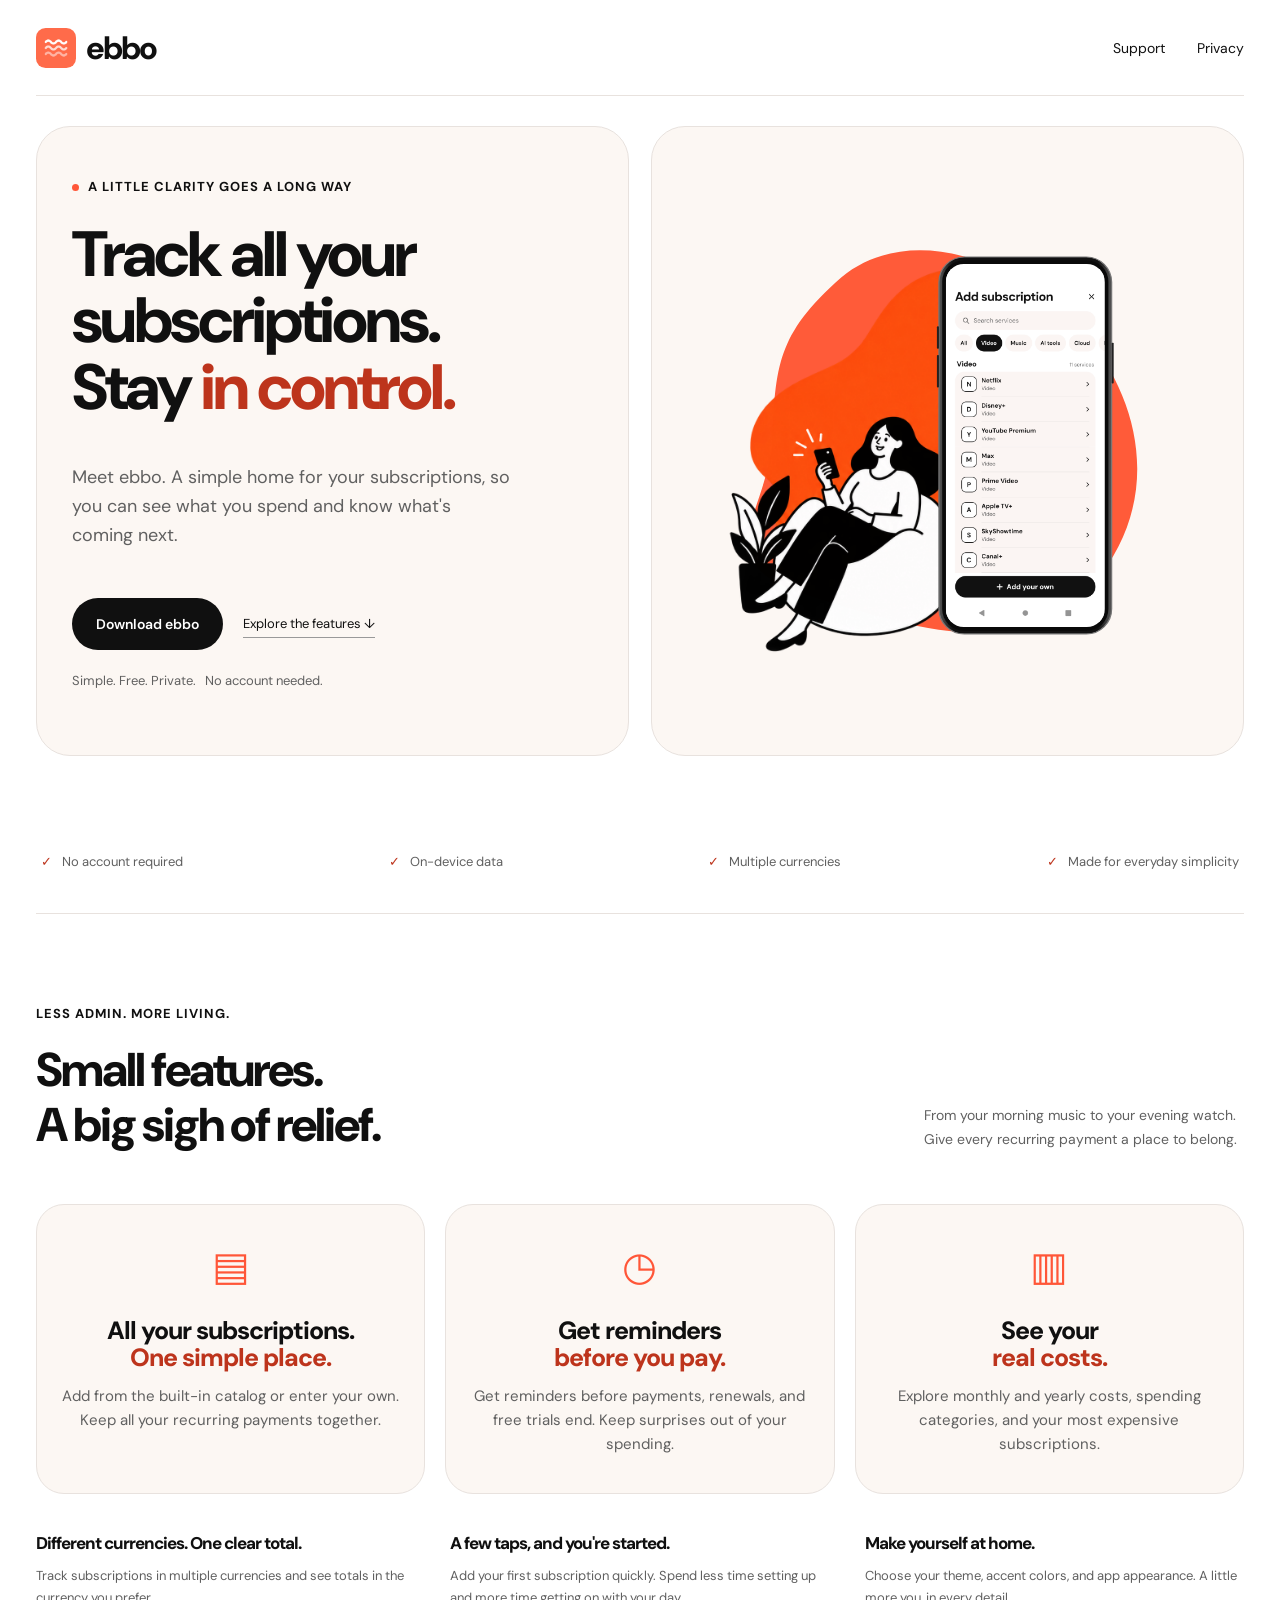
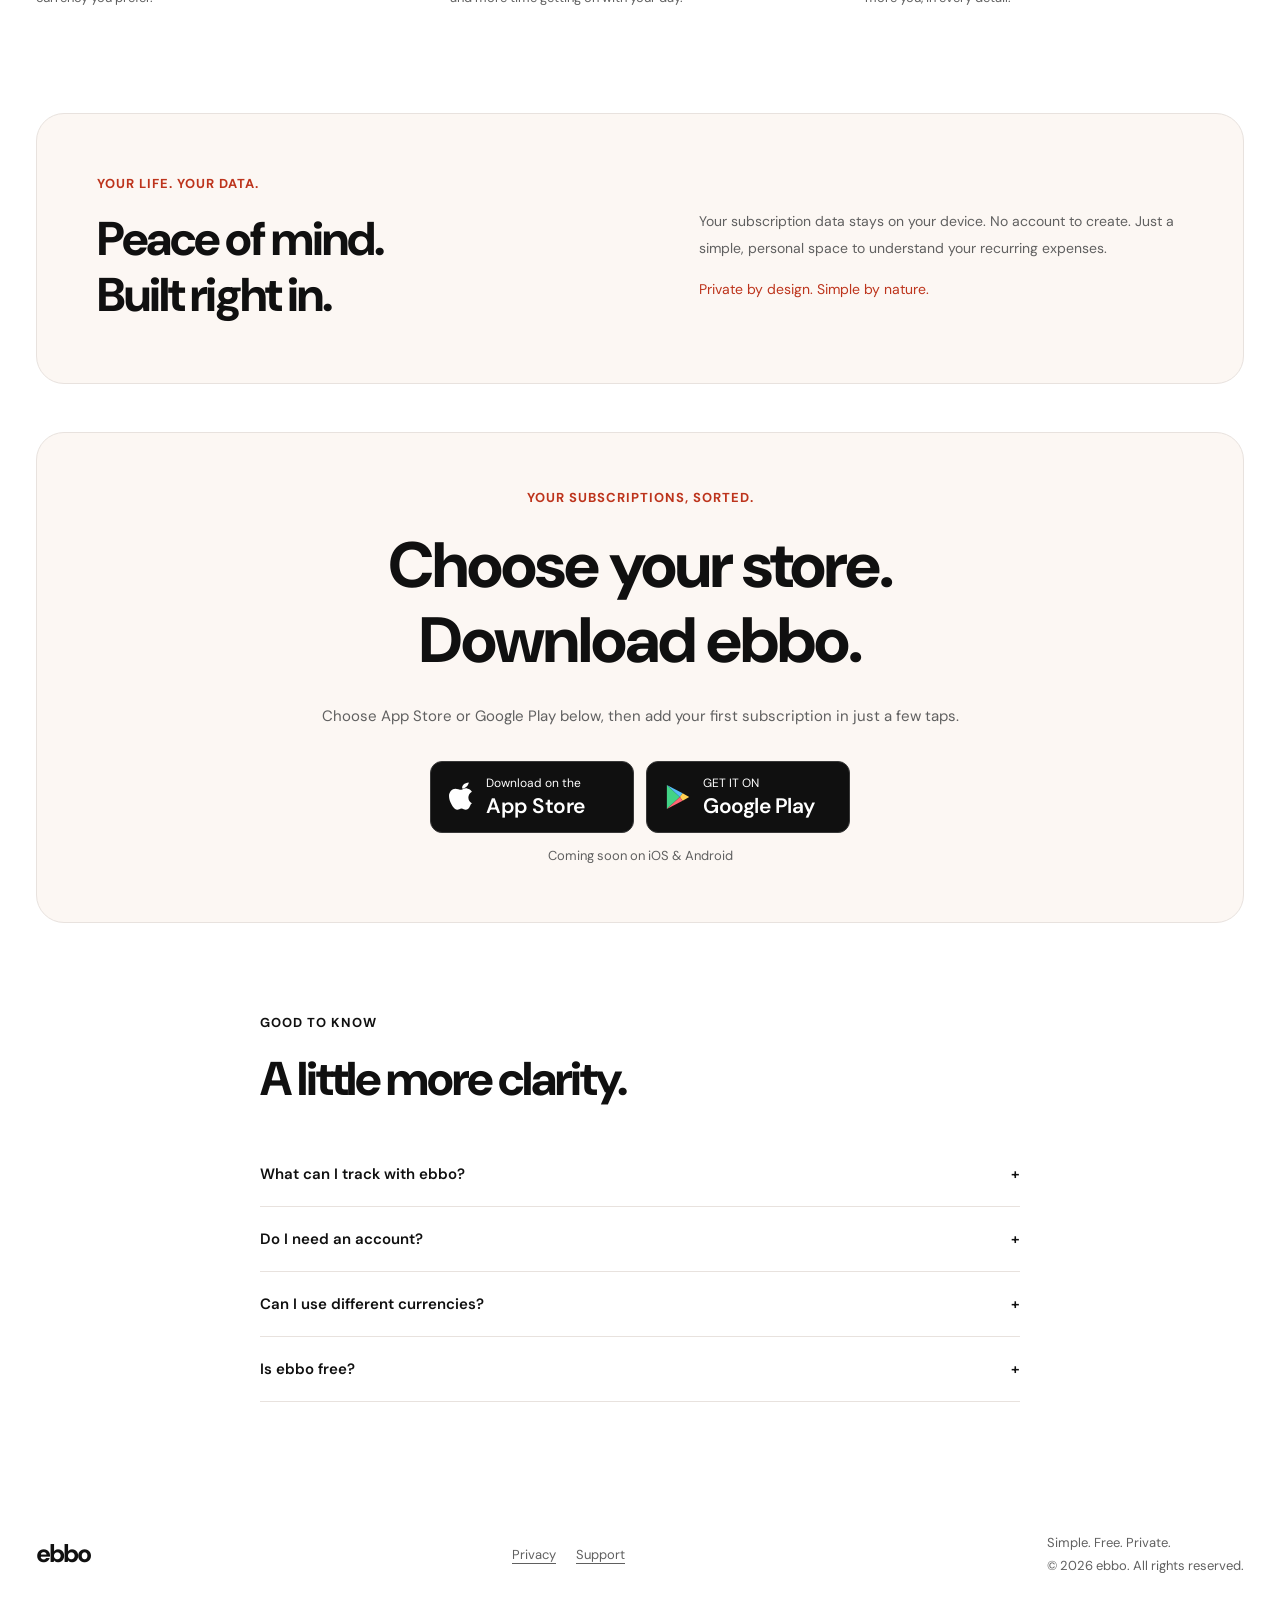
<file: index.html>
<!doctype html>
<html lang="en">
<head>
<meta charset="utf-8"><meta name="viewport" content="width=device-width, initial-scale=1">
<meta name="description" content="ebbo brings your subscriptions, renewal reminders, and spending into one simple, private app. Less tracking. More control.">
<meta name="theme-color" content="#f5f4ef"><title>ebbo - Less tracking. More control.</title>

<link rel="stylesheet" href="styles.css?v=20261101-equal-hero"><link rel="canonical" href="https://ebbo.cc/">
<link rel="icon" type="image/svg+xml" href="/assets/ebbo-icon.svg">
<meta property="og:type" content="website">
<meta property="og:site_name" content="ebbo">
<meta property="og:locale" content="en_US">
<meta property="og:title" content="ebbo — Take control of your subscriptions">
<meta property="og:description" content="All your subscriptions in one place. Track recurring payments, get renewal reminders, and understand your spending. Simple. Free. Private.">
<meta property="og:url" content="https://ebbo.cc/">
<meta property="og:image" content="https://ebbo.cc/assets/ebbo-social.jpg">
<meta property="og:image:alt" content="ebbo subscription app">
<meta name="twitter:card" content="summary_large_image">
<meta name="twitter:title" content="ebbo — Take control of your subscriptions">
<meta name="twitter:description" content="All your subscriptions in one place. Track recurring payments, get renewal reminders, and understand your spending. Simple. Free. Private.">
<meta name="twitter:image" content="https://ebbo.cc/assets/ebbo-social.jpg"></head>
<body>
<div class="wrap">
<nav aria-label="Main navigation"><a class="logo" href="#" aria-label="ebbo home"><img class="brand-icon" src="assets/ebbo-icon.svg" alt="" width="40" height="40">ebbo</a><div class="navlinks"><a href="support.html">Support</a><a href="privacy.html">Privacy</a></div></nav>
<main>
<section class="hero"><div><div class="eyebrow"><span class="dot"></span>A little clarity goes a long way</div><h1>Track all your<br>subscriptions.<br>Stay <span>in control.</span></h1><p class="intro">Meet ebbo. A simple home for your subscriptions, so you can see what you spend and know what's coming next.</p><div class="actions"><a class="btn" href="#discover">Download ebbo</a><a class="textlink" href="#features">Explore the features ↓</a></div><p class="micro">Simple. Free. Private. &nbsp; No account needed.</p></div>
<div class="stage screenshot-stage" aria-label="ebbo app preview"><img class="app-screenshot" src="assets/ebbo-banner-add.svg" alt="ebbo Add subscription screen with a searchable catalog of video services, beside an illustration of a person using the app" width="1122" height="1402" fetchpriority="high"></div></section>
<div class="trust"><span>No account required</span><span>On-device data</span><span>Multiple currencies</span><span>Made for everyday simplicity</span></div>
<section class="section" id="features"><div class="sectionhead"><div><div class="eyebrow">Less admin. More living.</div><h2>Small features.<br>A big sigh of relief.</h2></div><p>From your morning music to your evening watch. Give every recurring payment a place to belong.</p></div><div class="features"><article class="feature"><span class="symbol" aria-hidden="true">▤</span><h3>All your subscriptions.<br><span >One simple place.</span></h3><p>Add from the built-in catalog or enter your own. Keep all your recurring payments together.</p></article><article class="feature"><span class="symbol" aria-hidden="true">◷</span><h3>Get reminders<br><span >before you pay.</span></h3><p>Get reminders before payments, renewals, and free trials end. Keep surprises out of your spending.</p></article><article class="feature"><span class="symbol" aria-hidden="true">▥</span><h3>See your<br><span >real costs.</span></h3><p>Explore monthly and yearly costs, spending categories, and your most expensive subscriptions.</p></article></div><div class="details"><article><h3>Different currencies. One clear total.</h3><p>Track subscriptions in multiple currencies and see totals in the currency you prefer.</p></article><article><h3>A few taps, and you're started.</h3><p>Add your first subscription quickly. Spend less time setting up and more time getting on with your day.</p></article><article><h3>Make yourself at home.</h3><p>Choose your theme, accent colors, and app appearance. A little more you, in every detail.</p></article></div></section>
<section class="privacy" id="privacy"><div><div class="eyebrow">Your life. Your data.</div><h2>Peace of mind.<br>Built right in.</h2></div><div><p>Your subscription data stays on your device. No account to create. Just a simple, personal space to understand your recurring expenses.</p><p style="margin-bottom:0">Private by design. Simple by nature.</p></div></section>
<section class="closing" id="discover"><div class="eyebrow" style="justify-content:center;margin-bottom:20px">Your subscriptions, sorted.</div><h2>Choose your store.<br>Download ebbo.</h2><p>Choose App Store or Google Play below, then add your first subscription in just a few taps.</p><div class="download-options"><div class="store-list"><div class="store-badge" aria-label="App Store download coming soon"><svg viewBox="0 0 24 28" width="25" height="30" aria-hidden="true"><path fill="currentColor" d="M17 4c1-1 2-3 2-4-2 0-4 1-5 2-1 1-2 3-1 4 1 0 3-1 4-2Zm4 17c-1 2-2 5-4 5-2 1-3-1-5-1s-3 2-5 1c-3-1-7-8-7-13 0-4 3-7 6-7 2 0 4 1 6 1 1 0 3-2 6-1 1 0 3 1 4 3-5 3-4 9 0 11l-1 1Z"/></svg><span><small>Download on the</small><strong>App Store</strong></span></div><div class="store-badge" aria-label="Google Play download coming soon"><svg viewBox="0 0 28 30" width="26" height="30" aria-hidden="true"><path fill="#42d386" d="M2 2 16 15 2 28Z"/><path fill="#56bcf8" d="m2 2 17 9-3 4Z"/><path fill="#ffd052" d="m19 11 7 4-7 4-3-4Z"/><path fill="#ff6574" d="m2 28 14-13 3 4Z"/></svg><span><small>GET IT ON</small><strong>Google Play</strong></span></div><span class="store-status">Coming soon on iOS &amp; Android</span></div></div></section>
<section class="faq"><div class="eyebrow">Good to know</div><h2>A little more clarity.</h2><details><summary>What can I track with ebbo?</summary><p>Keep track of recurring payments such as streaming services, music, cloud storage, memberships, and more. Choose from the built-in catalog or add a subscription manually.</p></details><details><summary>Do I need an account?</summary><p>No. ebbo works without requiring an account, and your subscription data stays on your device.</p></details><details><summary>Can I use different currencies?</summary><p>Yes. Track subscriptions in different currencies and view your totals in your preferred currency.</p></details><details><summary>Is ebbo free?</summary><p>Yes. ebbo is designed to be simple, free, and private.</p></details></section>

</main>
<footer><a class="logo" href="#">ebbo</a><nav class="footer-links" aria-label="Footer navigation"><a href="privacy.html">Privacy</a><a href="support.html">Support</a></nav><span>Simple. Free. Private.<br>© <span id="year">2026</span> ebbo. All rights reserved.</span></footer>
</div><script>document.getElementById('year').textContent=new Date().getFullYear();</script>
</body></html>
</file>
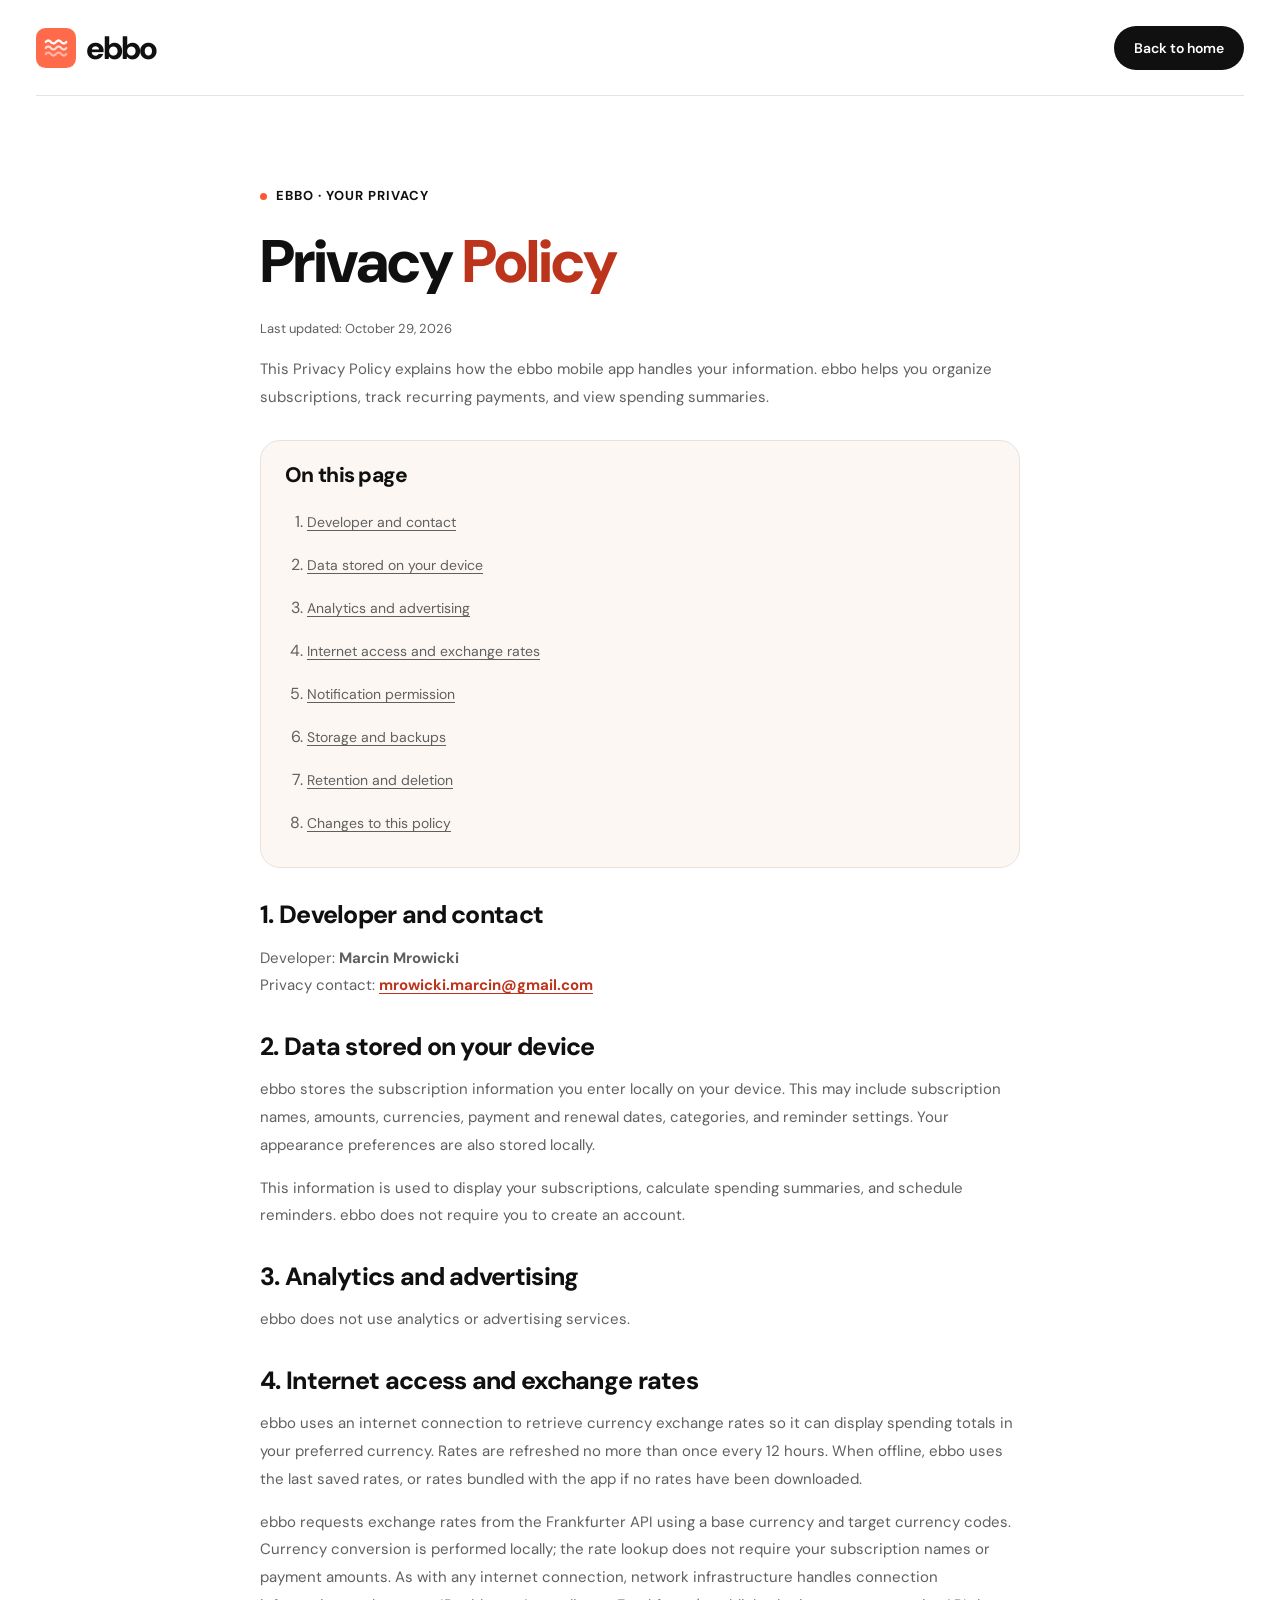
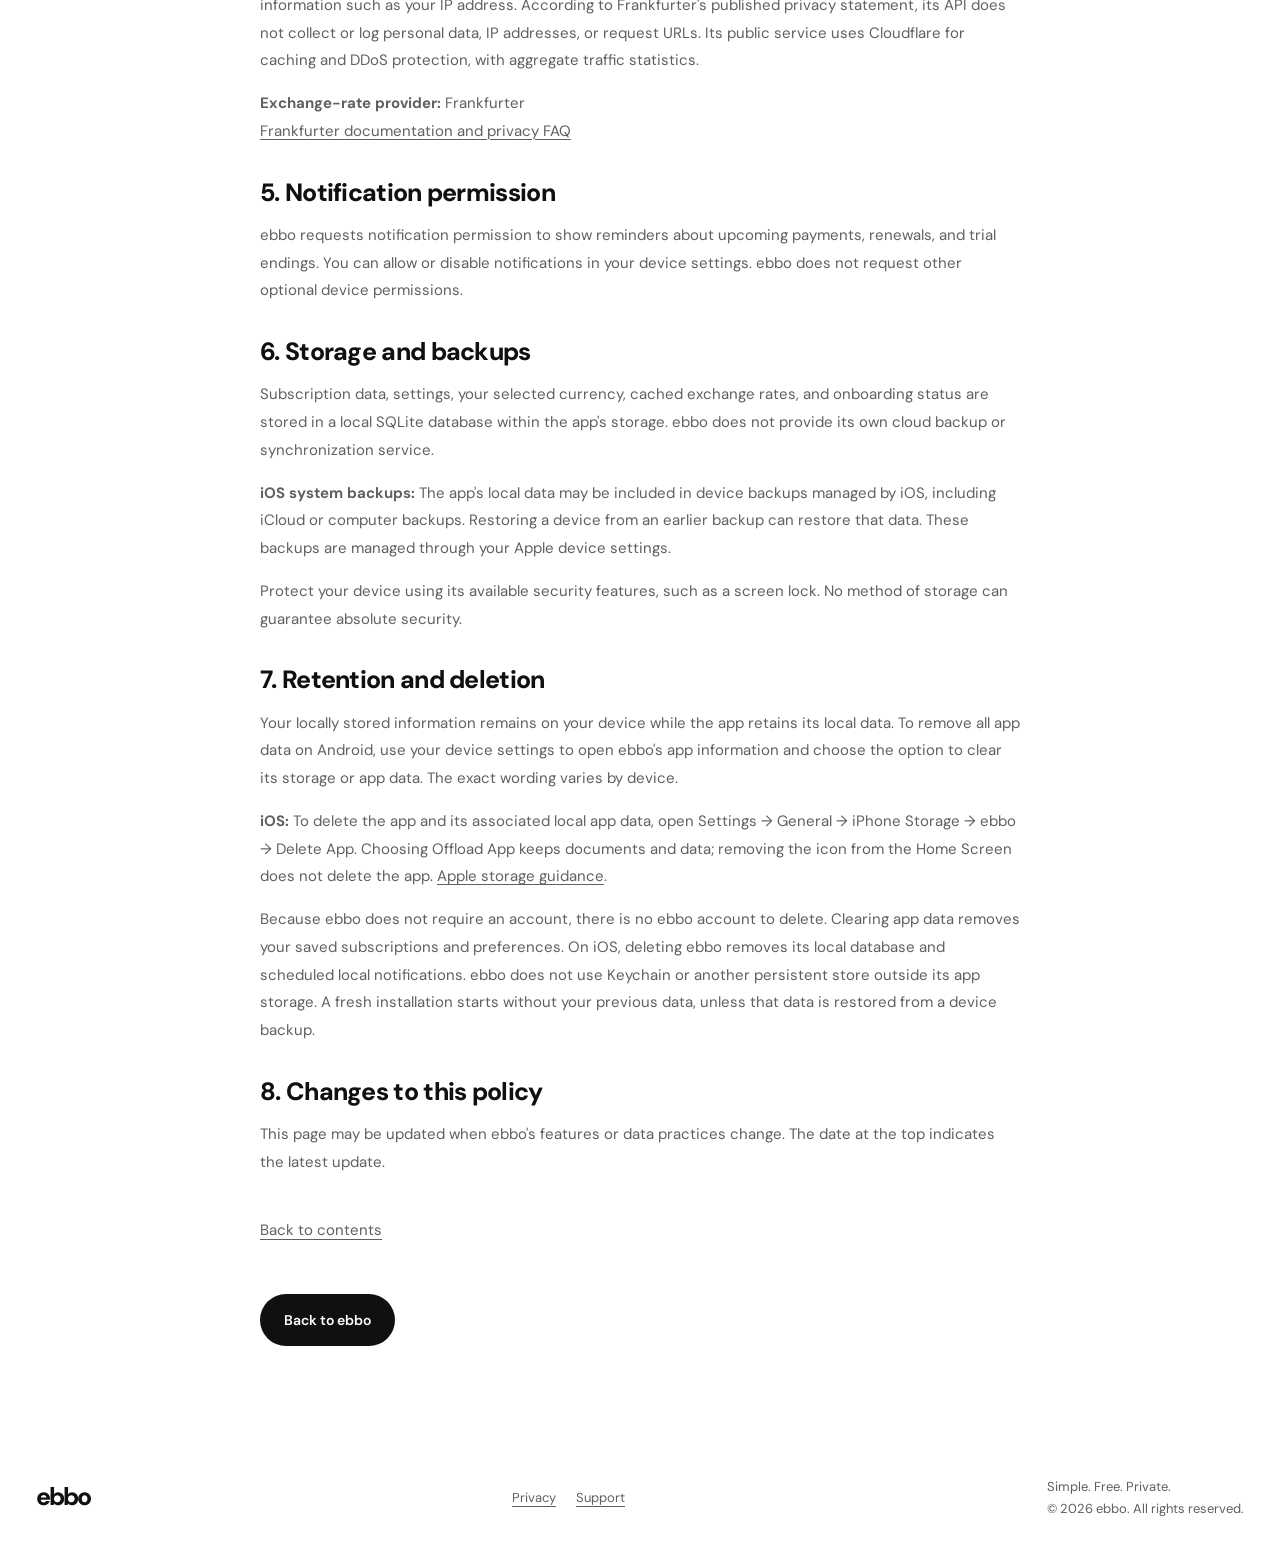
<file: privacy.html>
<!doctype html>
<html lang="en">
<head>
<meta charset="utf-8"><meta name="viewport" content="width=device-width, initial-scale=1">
<meta name="description" content="Your subscriptions, your device. Learn about privacy in ebbo.">
<meta name="theme-color" content="#f5f4ef"><title>Privacy Policy — ebbo</title>

<link rel="stylesheet" href="styles.css?v=20261029-clean1"><link rel="canonical" href="https://ebbo.cc/privacy.html">
<link rel="icon" type="image/svg+xml" href="/assets/ebbo-icon.svg">
<meta property="og:type" content="website">
<meta property="og:site_name" content="ebbo">
<meta property="og:locale" content="en_US">
<meta property="og:title" content="Privacy Policy — ebbo">
<meta property="og:description" content="Learn how ebbo handles your data. No account required. Your subscription data stays on your device.">
<meta property="og:url" content="https://ebbo.cc/privacy.html">
<meta property="og:image" content="https://ebbo.cc/assets/ebbo-social.jpg">
<meta property="og:image:alt" content="ebbo subscription app">
<meta name="twitter:card" content="summary_large_image">
<meta name="twitter:title" content="Privacy Policy — ebbo">
<meta name="twitter:description" content="Learn how ebbo handles your data. No account required. Your subscription data stays on your device.">
<meta name="twitter:image" content="https://ebbo.cc/assets/ebbo-social.jpg"></head>
<body><div class="wrap"><nav aria-label="Main navigation"><a class="logo" href="index.html" aria-label="ebbo home"><img class="brand-icon" src="assets/ebbo-icon.svg" alt="" width="40" height="40">ebbo</a><a class="pill" href="index.html">Back to home</a></nav><main class="policy"><section class="section"><div class="eyebrow"><span class="dot"></span>ebbo · Your privacy</div><h1>Privacy <span>Policy</span></h1><p class="policy-date">Last updated: October 29, 2026</p><p>This Privacy Policy explains how the ebbo mobile app handles your information. ebbo helps you organize subscriptions, track recurring payments, and view spending summaries.</p>
<nav id="contents" class="policy-toc" aria-label="Privacy policy topics"><h2>On this page</h2><ol><li><a href="#developer-contact">Developer and contact</a></li><li><a href="#local-data">Data stored on your device</a></li><li><a href="#analytics-advertising">Analytics and advertising</a></li><li><a href="#exchange-rates">Internet access and exchange rates</a></li><li><a href="#notifications">Notification permission</a></li><li><a href="#storage-backups">Storage and backups</a></li><li><a href="#deletion">Retention and deletion</a></li><li><a href="#policy-changes">Changes to this policy</a></li></ol></nav><section><h2 id="developer-contact">1. Developer and contact</h2><p>Developer: <strong>Marcin Mrowicki</strong><br>Privacy contact: <strong><a href="mailto:mrowicki.marcin@gmail.com">mrowicki.marcin@gmail.com</a></strong></p></section>
<section><h2 id="local-data">2. Data stored on your device</h2><p>ebbo stores the subscription information you enter locally on your device. This may include subscription names, amounts, currencies, payment and renewal dates, categories, and reminder settings. Your appearance preferences are also stored locally.</p><p>This information is used to display your subscriptions, calculate spending summaries, and schedule reminders. ebbo does not require you to create an account.</p></section>
<section><h2 id="analytics-advertising">3. Analytics and advertising</h2><p>ebbo does not use analytics or advertising services.</p></section>
<section><h2 id="exchange-rates">4. Internet access and exchange rates</h2><p>ebbo uses an internet connection to retrieve currency exchange rates so it can display spending totals in your preferred currency. Rates are refreshed no more than once every 12 hours. When offline, ebbo uses the last saved rates, or rates bundled with the app if no rates have been downloaded.</p><p>ebbo requests exchange rates from the Frankfurter API using a base currency and target currency codes. Currency conversion is performed locally; the rate lookup does not require your subscription names or payment amounts. As with any internet connection, network infrastructure handles connection information such as your IP address. According to Frankfurter's published privacy statement, its API does not collect or log personal data, IP addresses, or request URLs. Its public service uses Cloudflare for caching and DDoS protection, with aggregate traffic statistics.</p><p><strong>Exchange-rate provider:</strong> Frankfurter<br><a href="https://frankfurter.dev/">Frankfurter documentation and privacy FAQ</a></p></section>
<section><h2 id="notifications">5. Notification permission</h2><p>ebbo requests notification permission to show reminders about upcoming payments, renewals, and trial endings. You can allow or disable notifications in your device settings. ebbo does not request other optional device permissions.</p></section>
<section><h2 id="storage-backups">6. Storage and backups</h2><p>Subscription data, settings, your selected currency, cached exchange rates, and onboarding status are stored in a local SQLite database within the app's storage. ebbo does not provide its own cloud backup or synchronization service.</p><p><strong>iOS system backups:</strong> The app's local data may be included in device backups managed by iOS, including iCloud or computer backups. Restoring a device from an earlier backup can restore that data. These backups are managed through your Apple device settings.</p><p>Protect your device using its available security features, such as a screen lock. No method of storage can guarantee absolute security.</p></section>
<section><h2 id="deletion">7. Retention and deletion</h2><p>Your locally stored information remains on your device while the app retains its local data. To remove all app data on Android, use your device settings to open ebbo's app information and choose the option to clear its storage or app data. The exact wording varies by device.</p><p><strong>iOS:</strong> To delete the app and its associated local app data, open Settings → General → iPhone Storage → ebbo → Delete App. Choosing Offload App keeps documents and data; removing the icon from the Home Screen does not delete the app. <a href="https://support.apple.com/en-ie/guide/iphone/iph47c931112/ios">Apple storage guidance</a>.</p><p>Because ebbo does not require an account, there is no ebbo account to delete. Clearing app data removes your saved subscriptions and preferences. On iOS, deleting ebbo removes its local database and scheduled local notifications. ebbo does not use Keychain or another persistent store outside its app storage. A fresh installation starts without your previous data, unless that data is restored from a device backup.</p></section>
<section><h2 id="policy-changes">8. Changes to this policy</h2><p>This page may be updated when ebbo's features or data practices change. The date at the top indicates the latest update.</p></section>
<p style="margin-top:32px"><a href="#contents" style="display:inline-flex;align-items:center;min-height:44px;text-decoration:underline;text-underline-offset:4px">Back to contents</a></p><a class="btn" href="index.html">Back to ebbo</a></section></main><footer><a class="logo" href="index.html">ebbo</a><nav class="footer-links" aria-label="Footer navigation"><a href="privacy.html" aria-current="page">Privacy</a><a href="support.html">Support</a></nav><span>Simple. Free. Private.<br>© 2026 ebbo. All rights reserved.</span></footer></div></body></html>
</file>
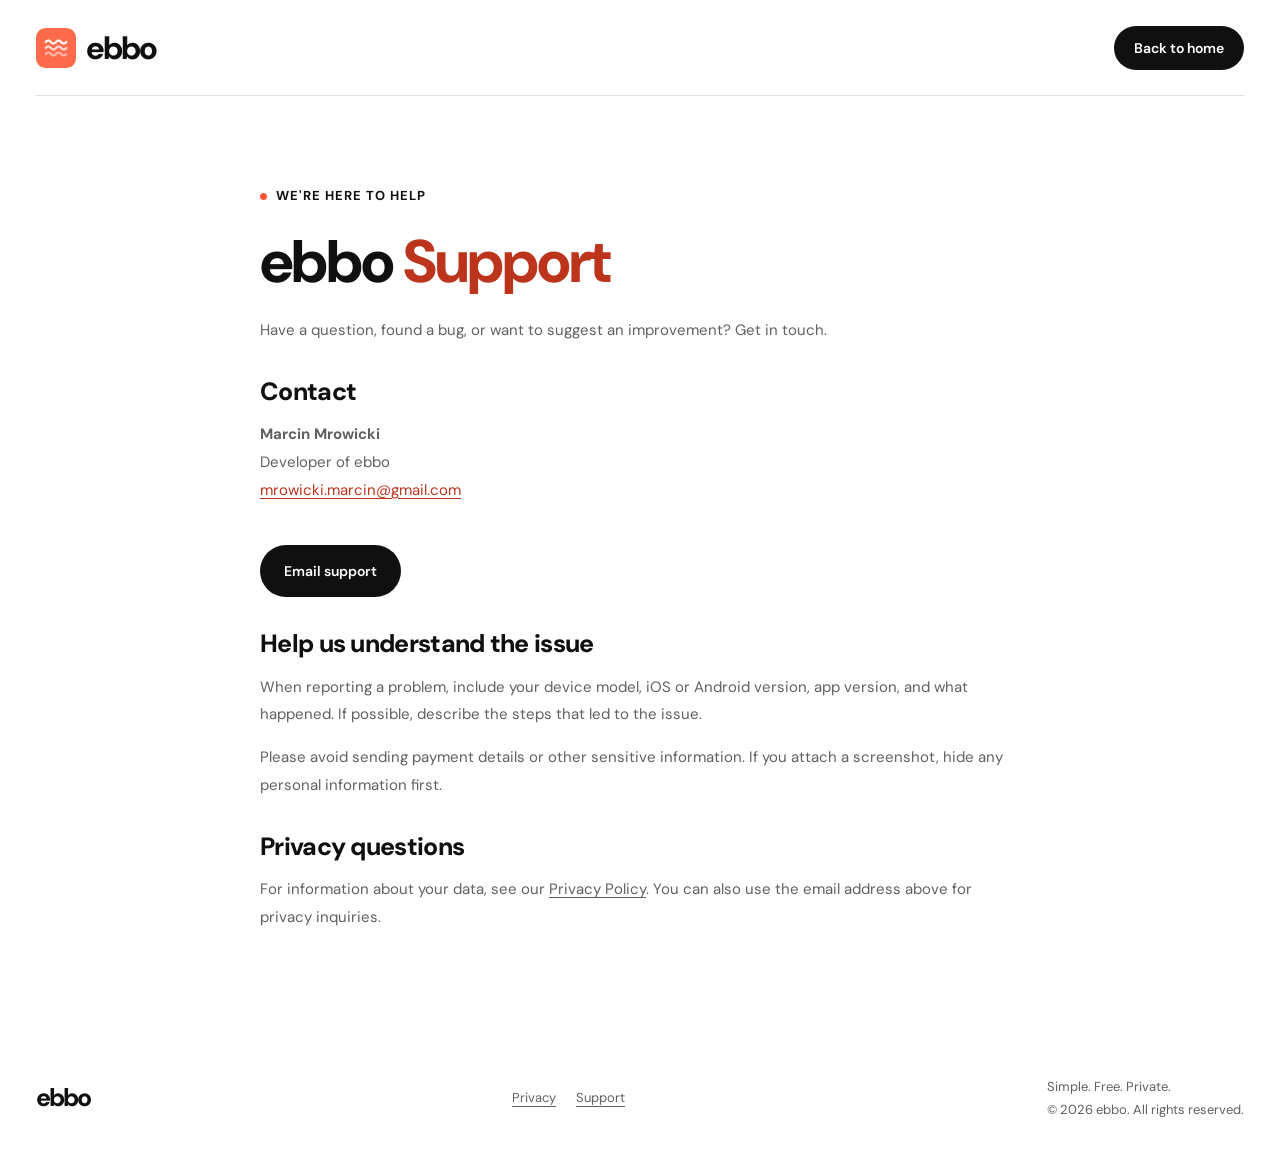
<file: support.html>
<!doctype html>
<html lang="en">
<head>
<meta charset="utf-8"><meta name="viewport" content="width=device-width, initial-scale=1">
<meta name="description" content="Need help with ebbo? Contact Marcin Mrowicki for app support.">
<meta name="theme-color" content="#f5f4ef"><title>Support — ebbo</title>

<link rel="stylesheet" href="styles.css?v=20261029-clean1"><link rel="canonical" href="https://ebbo.cc/support.html">
<link rel="icon" type="image/svg+xml" href="/assets/ebbo-icon.svg">
<meta property="og:type" content="website">
<meta property="og:site_name" content="ebbo">
<meta property="og:locale" content="en_US">
<meta property="og:title" content="Support — ebbo">
<meta property="og:description" content="Need help with ebbo? Contact Marcin Mrowicki for app support.">
<meta property="og:url" content="https://ebbo.cc/support.html">
<meta property="og:image" content="https://ebbo.cc/assets/ebbo-social.jpg">
<meta property="og:image:alt" content="ebbo subscription app">
<meta name="twitter:card" content="summary_large_image">
<meta name="twitter:title" content="Support — ebbo">
<meta name="twitter:description" content="Need help with ebbo? Contact Marcin Mrowicki for app support.">
<meta name="twitter:image" content="https://ebbo.cc/assets/ebbo-social.jpg"></head>
<body><div class="wrap"><nav aria-label="Main navigation"><a class="logo" href="index.html" aria-label="ebbo home"><img class="brand-icon" src="assets/ebbo-icon.svg" alt="" width="40" height="40">ebbo</a><a class="pill" href="index.html">Back to home</a></nav><main class="policy"><section class="section"><div class="eyebrow"><span class="dot"></span>We're here to help</div><h1>ebbo <span>Support</span></h1><p>Have a question, found a bug, or want to suggest an improvement? Get in touch.</p><section><h2>Contact</h2><p><strong>Marcin Mrowicki</strong><br>Developer of ebbo<br><a href="mailto:mrowicki.marcin@gmail.com">mrowicki.marcin@gmail.com</a></p><a class="btn" href="mailto:mrowicki.marcin@gmail.com">Email support</a></section><section><h2>Help us understand the issue</h2><p>When reporting a problem, include your device model, iOS or Android version, app version, and what happened. If possible, describe the steps that led to the issue.</p><p>Please avoid sending payment details or other sensitive information. If you attach a screenshot, hide any personal information first.</p></section><section><h2>Privacy questions</h2><p>For information about your data, see our <a href="privacy.html">Privacy Policy</a>. You can also use the email address above for privacy inquiries.</p></section></section></main><footer><a class="logo" href="index.html">ebbo</a><nav class="footer-links" aria-label="Footer navigation"><a href="privacy.html">Privacy</a><a href="support.html" aria-current="page">Support</a></nav><span>Simple. Free. Private.<br>© 2026 ebbo. All rights reserved.</span></footer></div></body></html>
</file>
<file: styles.css>
@import url('https://fonts.googleapis.com/css2?family=DM+Sans:wght@400;500;600;700;800&display=swap');
:root{--ink:#101010;--muted:#606060;--paper:#fff;--accent:#ff5638;--accent-text:#bd341c;--panel:#fcf7f3;--line:#e8e2de}
*{box-sizing:border-box}html{scroll-behavior:smooth;scroll-padding-top:24px}body{margin:0;background:var(--paper);color:var(--ink);font-family:'DM Sans',sans-serif}a{color:inherit;text-decoration:none}button,input,select,textarea{font:inherit}a:focus-visible,button:focus-visible,summary:focus-visible{outline:3px solid var(--accent-text);outline-offset:5px}
.wrap{max-width:1320px;margin:auto;padding:0 36px}nav[aria-label="Main navigation"]{height:96px;display:flex;align-items:center;justify-content:space-between;gap:16px;border-bottom:1px solid var(--line)}.logo{font-size:32px;font-weight:800;letter-spacing:-2px;display:flex;align-items:center;gap:10px}.brand-icon{display:block;width:40px;height:40px;flex-shrink:0;border-radius:24%}.navlinks{display:flex;gap:32px;font-size:14px}.navlinks a{display:inline-flex;align-items:center;min-height:44px}.pill{background:var(--ink);color:#fff;padding:13px 20px;border-radius:30px;font-size:14px;font-weight:600}
h1,h2,h3{margin-top:0}h1{font-size:clamp(45px,5vw,68px);font-weight:800;line-height:1.04;letter-spacing:-3px;margin:24px 0}h1 span{color:var(--accent-text)}h2{font-size:clamp(34px,3.7vw,48px);font-weight:800;letter-spacing:-2px;line-height:1.17;margin:18px 0 25px}h3{font-size:25px;font-weight:800;line-height:1.1;letter-spacing:-1px;margin:0 0 12px}.eyebrow{font-size:13px;letter-spacing:1px;font-weight:700;line-height:1.6;text-transform:uppercase;display:flex;align-items:center;gap:9px}.dot{width:7px;height:7px;border-radius:50%;background:var(--accent);flex-shrink:0}
.hero{display:grid;grid-template-columns:repeat(2,minmax(0,1fr));gap:22px;padding:30px 0 70px;align-items:stretch}.hero>*{min-width:0}.hero>div:first-child{min-height:620px;background:var(--panel);border:1px solid var(--line);border-radius:34px;padding:50px 35px;display:flex;flex-direction:column;justify-content:center}.intro{font-size:18px;line-height:1.6;color:var(--muted);max-width:440px}.actions{display:flex;align-items:center;gap:20px;margin-top:30px}.btn{display:inline-flex;align-items:center;justify-content:center;gap:20px;min-height:48px;background:var(--ink);color:#fff;border:0;padding:17px 24px;border-radius:30px;font-size:14px;font-weight:600;text-align:center}.textlink{font-size:13px;border-bottom:1px solid #999;padding:5px 0}.micro{font-size:13px;line-height:1.7;color:var(--muted);margin-top:20px}
.screenshot-stage{min-height:620px;display:flex;align-items:center;justify-content:center;padding:24px;background:var(--panel);border:1px solid var(--line);border-radius:34px;overflow:hidden}.app-screenshot{display:block;width:auto;height:auto;max-width:100%;max-height:572px;object-fit:contain;flex:0 1 auto}
.trust{display:flex;justify-content:space-between;padding:25px 5px 40px;border-bottom:1px solid var(--line);font-size:13px;line-height:1.7;color:var(--muted)}.trust span:before{content:'✓';margin-right:10px;color:var(--accent-text)}
.section{padding:90px 0}.sectionhead{display:flex;align-items:end;justify-content:space-between;gap:30px}.sectionhead p{max-width:320px;color:var(--muted);font-size:14px;line-height:1.7;margin-bottom:27px}.features,.details{display:grid;grid-template-columns:repeat(3,minmax(0,1fr));gap:20px}.features{margin-top:25px}.feature{background:var(--panel);border:1px solid var(--line);border-radius:28px;text-align:center;padding:35px 25px;min-height:290px}.feature .symbol{display:block;font-size:40px;color:var(--accent);margin-bottom:25px}.feature h3 span{color:var(--accent-text)}.feature p{font-size:15px;color:var(--muted);line-height:1.6;margin:0}.details{margin-top:40px;gap:35px}.details h3{font-size:17px}.details p{font-size:13px;color:var(--muted);line-height:1.7}
.privacy{display:grid;grid-template-columns:minmax(0,1.1fr) minmax(0,1fr);align-items:center;gap:70px;background:var(--panel);border:1px solid var(--line);border-radius:28px;padding:60px}.privacy h2{margin-bottom:0}.privacy p{font-size:14px;color:var(--muted);line-height:1.9}.privacy .eyebrow,.privacy p:last-child{color:var(--accent-text)}.privacy+.closing{margin-top:48px}
.closing{background:var(--panel);border:1px solid var(--line);border-radius:28px;text-align:center;padding:55px 25px}.closing h2{font-size:clamp(40px,5vw,65px);margin-top:0}.closing p{color:var(--muted);font-size:15px;line-height:1.7}.closing .eyebrow{color:var(--accent-text)}.download-mobile-copy{display:none}.download-options{display:flex;flex-direction:column;align-items:center;justify-content:center;gap:24px;margin:32px auto 0}.store-list{display:grid;grid-template-columns:1fr 1fr;gap:12px;width:100%;max-width:420px}.store-badge{display:flex;align-items:center;gap:12px;background:var(--ink);color:white;border:1px solid #383838;border-radius:12px;padding:12px 18px;text-align:left;min-height:66px}.store-badge small{display:block;font-size:12px;line-height:1.5}.store-badge strong{display:block;font-size:21px;font-weight:600;white-space:nowrap;letter-spacing:-.5px}.store-status{grid-column:1/-1;font-size:13px;line-height:1.7;color:var(--muted);text-align:center}.qr-placeholder{order:-1;background:white;border:1px solid var(--line);border-radius:16px;padding:12px;text-align:center}.qr-placeholder small{display:block;font-size:12px;color:#777;line-height:1.5;margin-top:8px}.qr-art{width:88px;height:88px;display:grid;place-items:center;border:2px dashed #aaa;border-radius:8px;background:repeating-conic-gradient(#eee 0% 25%,white 0% 50%) 0 0/16px 16px}.qr-art span{background:white;border:1px solid #ddd;padding:8px;border-radius:8px;font-weight:700;font-size:18px}
.faq{max-width:760px;margin:auto;padding:90px 0}.faq h2{margin-bottom:35px}details{border-bottom:1px solid var(--line);padding:22px 0}summary{cursor:pointer;font-size:15px;font-weight:600;list-style:none;display:flex;justify-content:space-between;gap:18px}summary:after{content:'+';flex-shrink:0}details[open] summary:after{content:'−'}details p{color:var(--muted);font-size:14px;line-height:1.8}
footer{display:flex;justify-content:space-between;align-items:center;padding:40px 0;font-size:13px;line-height:1.7;color:var(--muted)}footer .logo{font-size:25px;color:var(--ink)}.footer-links{display:flex;gap:20px}.footer-links a{display:inline-flex;align-items:center;min-height:44px;font-size:13px;text-decoration:underline;text-underline-offset:4px}
.policy{max-width:760px;margin:auto}.policy h1{font-size:clamp(36px,8vw,60px);letter-spacing:-2px}.policy h2{font-size:25px;letter-spacing:-.7px;margin:32px 0 12px}.policy p{font-size:15px;line-height:1.85;color:var(--muted);overflow-wrap:anywhere}.policy .policy-date{font-size:13px}.policy .btn{margin-top:26px}.policy p a:not(.btn){text-decoration:underline;text-underline-offset:3px;text-decoration-thickness:1px}.policy p a:not(.btn):hover{text-decoration-thickness:2px}.policy a[href^="mailto:"]{color:var(--accent-text)}.policy a.btn[href^="mailto:"]{color:white;text-decoration:none}
.policy-toc{display:block;border:1px solid var(--line);border-radius:20px;padding:22px 24px;margin:28px 0;background:var(--panel)}.policy-toc h2{font-size:21px;margin:0 0 14px}.policy-toc ol{margin:0;padding-left:22px}.policy-toc li{padding:4px 0;color:var(--muted)}.policy-toc a{display:inline-block;padding:7px 0;font-size:14px;line-height:1.5;text-decoration:underline;text-underline-offset:3px}.policy-toc a:hover{color:var(--accent-text)}.policy h2[id]{scroll-margin-top:24px}
@media(min-width:701px) and (max-width:1000px){.hero>div:first-child{padding:35px 24px}h1{font-size:clamp(34px,4.5vw,48px);letter-spacing:-1.8px}.actions{flex-wrap:wrap}.features{gap:14px}.feature{padding:28px 18px}.feature h3{font-size:23px}.screenshot-stage{padding:18px}.privacy{gap:30px;padding:40px}}
@media(max-width:700px){.wrap{padding:0 16px}nav[aria-label="Main navigation"]{height:76px}.logo{font-size:28px}.brand-icon{width:36px;height:36px}.navlinks{gap:4px}.navlinks a{padding:0 8px;font-size:14px}.pill{font-size:12px;padding:13px 17px}.hero{grid-template-columns:minmax(0,1fr);padding:20px 0 32px;gap:16px}.hero>div:first-child{padding:30px 22px;min-height:0;border-radius:26px}.screenshot-stage{display:none}h1{font-size:clamp(32px,8.7vw,52px);letter-spacing:-1.6px;line-height:1.09;margin:22px 0 18px}.eyebrow{font-size:12px;letter-spacing:.6px}.intro{font-size:16px;line-height:1.65;margin:0;max-width:none}.actions{flex-direction:column;align-items:stretch;gap:14px;margin-top:24px}.btn{padding:15px 18px}.textlink{align-self:center;min-height:40px;display:flex;align-items:center}.micro{margin:16px 0 0}.trust{display:grid;grid-template-columns:1fr 1fr;gap:16px 12px;padding:12px 0 26px}.trust span:before{margin-right:6px}.section{padding:44px 0}.sectionhead{display:block}.sectionhead p{max-width:none;margin:0 0 24px}h2{font-size:clamp(29px,8vw,40px);letter-spacing:-1.2px;line-height:1.15}.features,.details{grid-template-columns:minmax(0,1fr);gap:14px}.feature{min-height:0;padding:26px 22px;border-radius:23px}.feature .symbol{font-size:30px;margin-bottom:18px}.feature h3{font-size:26px;letter-spacing:-.7px}.feature p{font-size:14px;line-height:1.65}.details{margin-top:26px;gap:20px}.details h3{line-height:1.4;letter-spacing:-.3px}.details p{font-size:14px;margin-bottom:0}.privacy{grid-template-columns:minmax(0,1fr);padding:27px 22px;border-radius:24px;gap:15px}.privacy h2{margin-top:14px}.privacy p{margin:0 0 16px;line-height:1.75}.privacy+.closing{margin-top:32px}.closing{padding:30px 20px;border-radius:24px}.closing h2{font-size:clamp(34px,10vw,46px)}.closing p{font-size:14px;line-height:1.65}.download-desktop-copy{display:none}.download-mobile-copy{display:inline}.download-options{margin-top:24px}.qr-placeholder{display:none}.store-badge{padding:10px 12px;gap:9px}.store-badge strong{font-size:18px}.store-badge small{font-size:11px}.store-badge svg{width:22px;flex-shrink:0}.faq{padding:44px 0}summary{min-height:44px;font-size:14px;line-height:1.5;align-items:center}details{padding:14px 0}footer{flex-wrap:wrap;gap:12px 20px;padding:28px 0}footer>span{width:100%;font-size:12px;line-height:1.8;text-align:left}.footer-links{margin-left:auto}.policy h2{font-size:22px}.policy p{font-size:14px}.policy .btn{width:100%}.policy-toc{padding:20px}.policy-toc a{padding:9px 0}}
@media(max-width:355px){.store-list{grid-template-columns:1fr;max-width:220px}.store-badge{justify-content:center}}
@media(prefers-reduced-motion:reduce){html{scroll-behavior:auto}}
</file>
